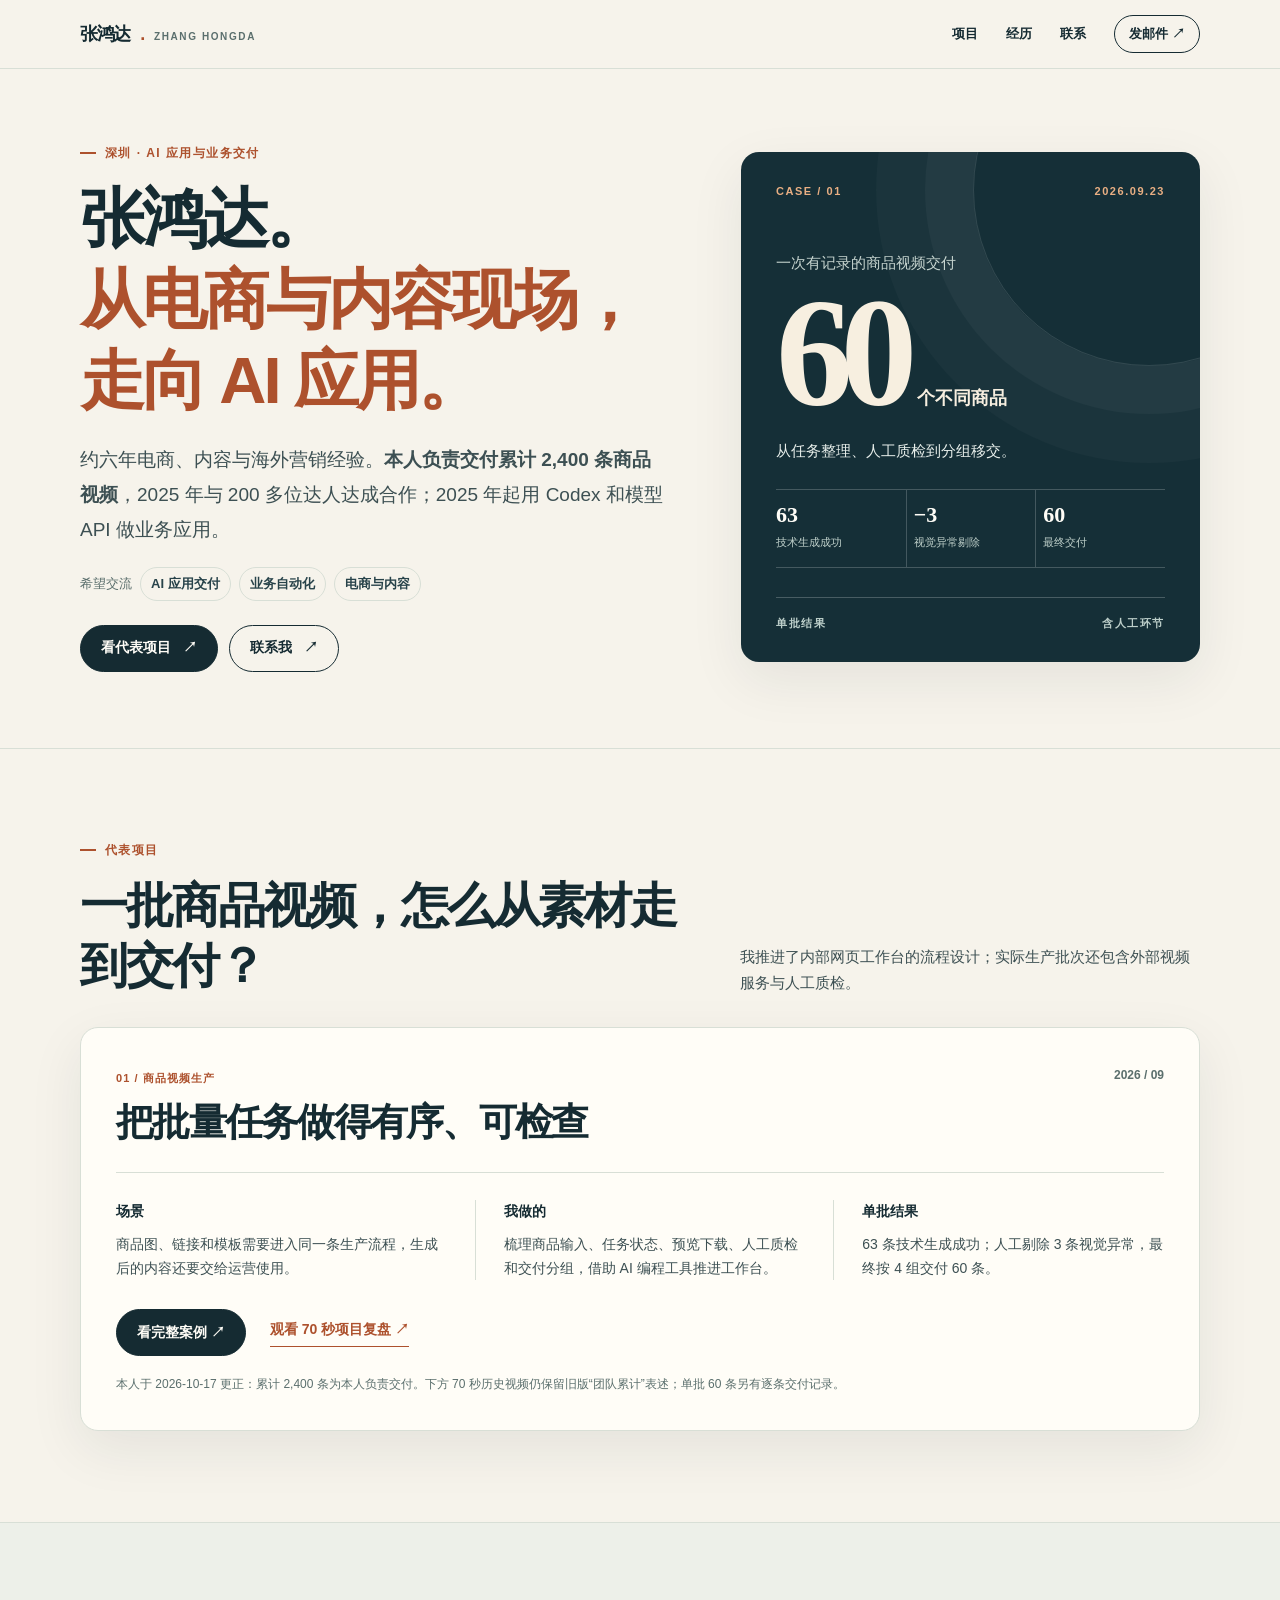
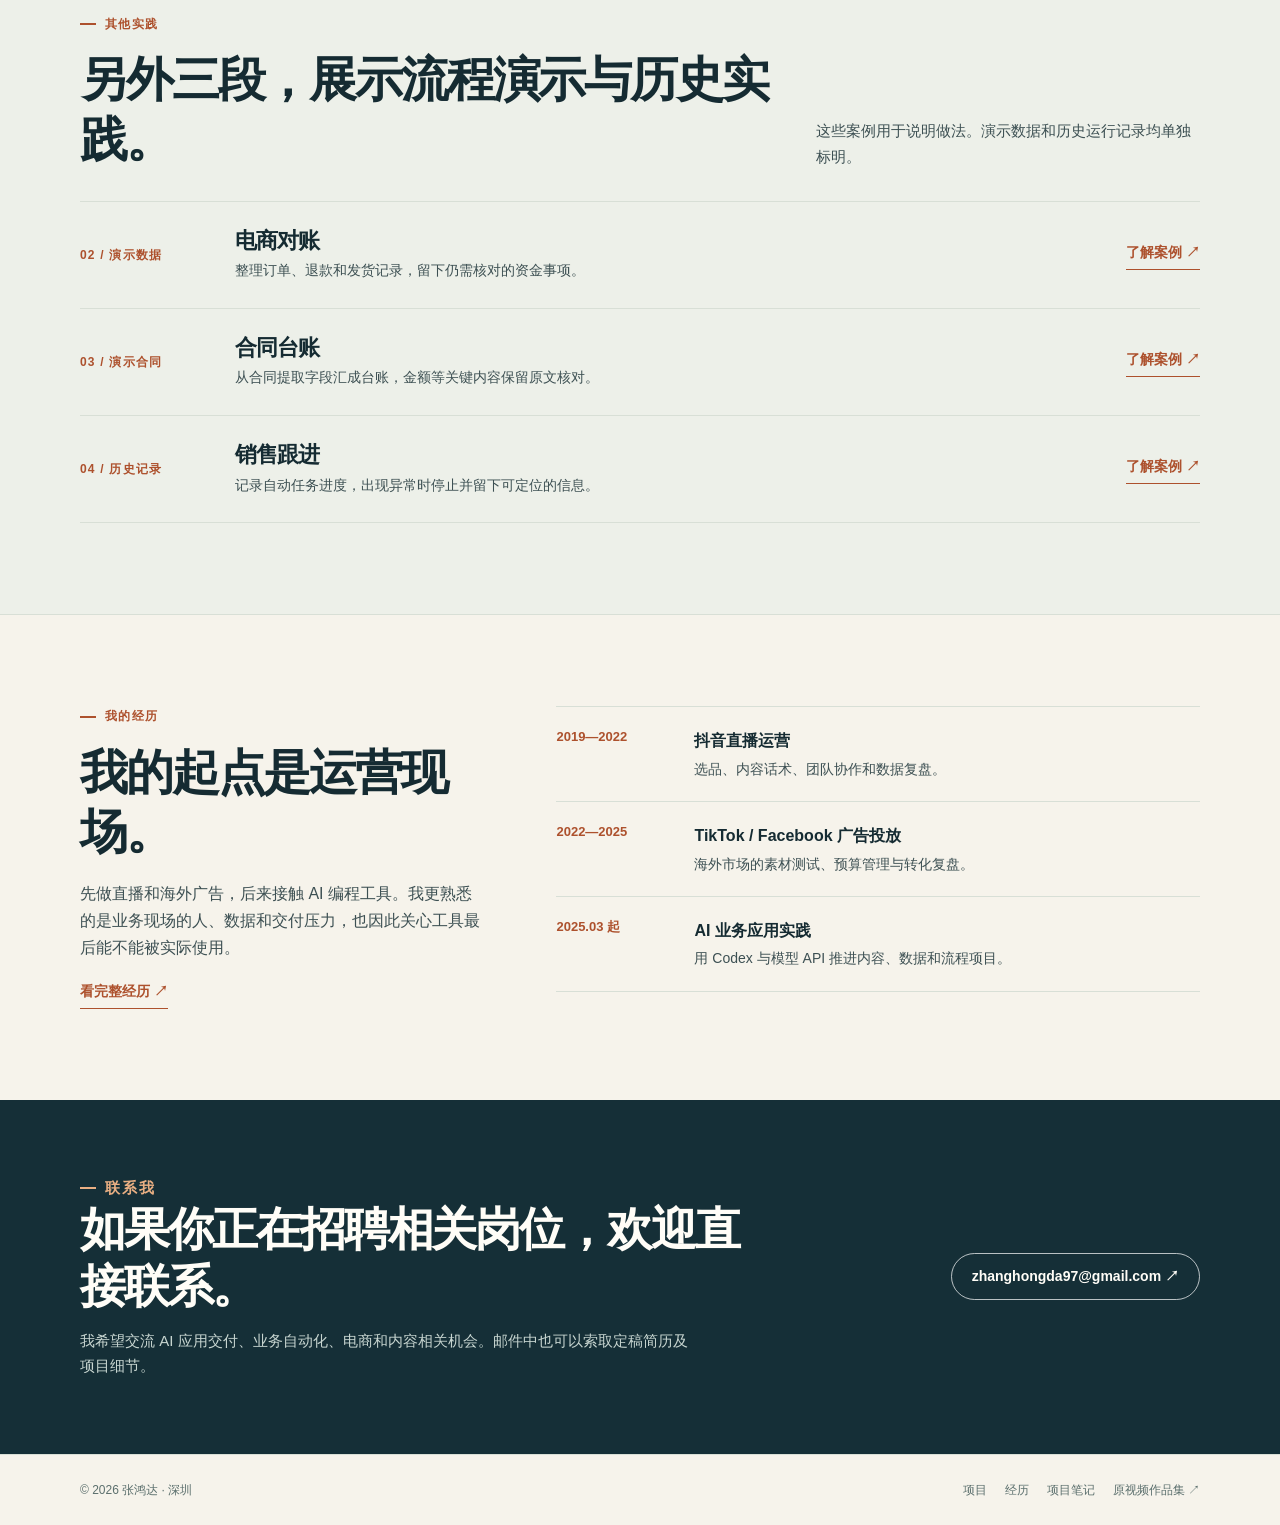
<file: index.html>
<!doctype html>
<html lang="zh-CN">
<head>
  <meta charset="utf-8">
  <meta name="viewport" content="width=device-width, initial-scale=1">
  <title>张鸿达｜电商、内容与 AI 应用实践</title>
  <meta name="description" content="张鸿达有约六年电商、内容及海外营销经验，本人负责交付累计 2,400 条商品视频，2025 年与 200 多位达人达成合作。查看 AI 应用与业务项目。">
  <meta name="author" content="张鸿达">
  <meta name="theme-color" content="#152f37">
  <link rel="canonical" href="https://jerry42050.github.io/">
  <link rel="icon" href="/assets/favicon.svg" type="image/svg+xml">
  <link rel="stylesheet" href="/assets/site.css">
  <meta property="og:type" content="website">
  <meta property="og:locale" content="zh_CN">
  <meta property="og:title" content="张鸿达｜电商、内容与 AI 应用实践">
  <meta property="og:description" content="本人负责交付累计 2,400 条商品视频；2025 年与 200 多位达人达成合作。">
  <meta property="og:url" content="https://jerry42050.github.io/">
  <script type="application/ld+json">
  {
    "@context":"https://schema.org",
    "@graph":[
      {"@type":"WebSite","@id":"https://jerry42050.github.io/#website","name":"张鸿达的个人网站","url":"https://jerry42050.github.io/","inLanguage":"zh-CN"},
      {"@type":"Person","@id":"https://jerry42050.github.io/#person","name":"张鸿达","url":"https://jerry42050.github.io/","email":"mailto:zhanghongda97@gmail.com","description":"有电商、内容与海外营销经验，实践 AI 业务应用。","knowsAbout":["AI 应用","电商运营","内容生产","海外营销","业务流程自动化","SQL 数据分析"],"workLocation":{"@type":"Place","name":"深圳"}}
    ]
  }
  </script>
</head>
<body>
  <a class="skip" href="#main">跳到正文</a>
  <header class="site-header"><div class="shell nav">
    <a class="brand" href="/" aria-label="张鸿达，返回首页">张鸿达<span class="brand-dot">.</span><span class="brand-en">ZHANG HONGDA</span></a>
    <nav class="nav-links" aria-label="主导航"><a href="/work/">项目</a><a href="/about/">经历</a><a href="#contact">联系</a><a class="nav-contact" href="mailto:zhanghongda97@gmail.com?subject=%E6%B1%82%E8%81%8C%E4%BA%A4%E6%B5%81">发邮件 ↗</a></nav>
  </div></header>
  <main id="main">
    <section class="hero"><div class="shell hero-grid">
      <div class="hero-copy">
        <p class="eyebrow">深圳 · AI 应用与业务交付</p>
        <h1><span class="name">张鸿达。</span><span class="line">从电商与内容现场，走向 AI 应用。</span></h1>
        <p class="hero-lead">约六年电商、内容与海外营销经验。<strong>本人负责交付累计 2,400 条商品视频</strong>，2025 年与 200 多位达人达成合作；2025 年起用 Codex 和模型 API 做业务应用。</p>
        <div class="hero-focus">希望交流 <span>AI 应用交付</span><span>业务自动化</span><span>电商与内容</span></div>
        <div class="hero-actions"><a class="button primary" href="/work/#video-production">看代表项目 <span aria-hidden="true">↗</span></a><a class="button secondary" href="mailto:zhanghongda97@gmail.com?subject=%E6%B1%82%E8%81%8C%E4%BA%A4%E6%B5%81">联系我 <span aria-hidden="true">↗</span></a></div>
      </div>
      <aside class="proof-card" aria-label="商品视频项目的一次批次结果">
        <div class="proof-top"><span>CASE / 01</span><span>2026.09.23</span></div>
        <p class="proof-label">一次有记录的商品视频交付</p>
        <p class="proof-number">60<span>个不同商品</span></p>
        <p class="proof-summary">从任务整理、人工质检到分组移交。</p>
        <div class="proof-steps"><div><strong>63</strong><small>技术生成成功</small></div><div><strong>−3</strong><small>视觉异常剔除</small></div><div><strong>60</strong><small>最终交付</small></div></div>
        <div class="proof-bottom"><span>单批结果</span><span>含人工环节</span></div>
      </aside>
    </div></section>
    <section class="section" id="selected"><div class="shell">
      <p class="eyebrow">代表项目</p>
      <div class="section-head"><h2>一批商品视频，怎么从素材走到交付？</h2><p>我推进了内部网页工作台的流程设计；实际生产批次还包含外部视频服务与人工质检。</p></div>
      <article class="feature"><div class="feature-head"><div><span class="meta">01 / 商品视频生产</span><h3>把批量任务做得有序、可检查</h3></div><p class="date">2026 / 09</p></div>
        <div class="feature-columns"><div><h4>场景</h4><p>商品图、链接和模板需要进入同一条生产流程，生成后的内容还要交给运营使用。</p></div><div><h4>我做的</h4><p>梳理商品输入、任务状态、预览下载、人工质检和交付分组，借助 AI 编程工具推进工作台。</p></div><div><h4>单批结果</h4><p>63 条技术生成成功；人工剔除 3 条视觉异常，最终按 4 组交付 60 条。</p></div></div>
        <div class="feature-actions"><a class="button primary" href="/work/#video-production">看完整案例 ↗</a><a class="text-link" href="http://43.160.199.125:8080/01_P01_%E5%95%86%E5%93%81%E8%A7%86%E9%A2%91%E7%94%9F%E4%BA%A7%E5%B7%A5%E4%BD%9C%E5%8F%B0/P01_%E5%95%86%E5%93%81%E8%A7%86%E9%A2%91%E7%94%9F%E4%BA%A7%E5%B7%A5%E4%BD%9C%E5%8F%B0_%E5%8E%86%E5%8F%B2%E6%A1%88%E4%BE%8B%E8%A7%86%E9%A2%91.mp4" target="_blank" rel="noopener noreferrer">观看 70 秒项目复盘 ↗</a></div>
        <p class="feature-note">本人于 2026-10-17 更正：累计 2,400 条为本人负责交付。下方 70 秒历史视频仍保留旧版“团队累计”表述；单批 60 条另有逐条交付记录。</p>
      </article>
    </div></section>
    <section class="section other-work"><div class="shell">
      <p class="eyebrow">其他实践</p>
      <div class="section-head"><h2>另外三段，展示流程演示与历史实践。</h2><p>这些案例用于说明做法。演示数据和历史运行记录均单独标明。</p></div>
      <div class="mini-list">
        <article class="mini-case"><span class="index">02 / 演示数据</span><div><h3>电商对账</h3><p>整理订单、退款和发货记录，留下仍需核对的资金事项。</p></div><a class="text-link" href="/work/#ecommerce">了解案例 ↗</a></article>
        <article class="mini-case"><span class="index">03 / 演示合同</span><div><h3>合同台账</h3><p>从合同提取字段汇成台账，金额等关键内容保留原文核对。</p></div><a class="text-link" href="/work/#contracts">了解案例 ↗</a></article>
        <article class="mini-case"><span class="index">04 / 历史记录</span><div><h3>销售跟进</h3><p>记录自动任务进度，出现异常时停止并留下可定位的信息。</p></div><a class="text-link" href="/work/#sales">了解案例 ↗</a></article>
      </div>
    </div></section>
    <section class="section"><div class="shell timeline-preview">
      <div><p class="eyebrow">我的经历</p><h2>我的起点是运营现场。</h2><p class="intro">先做直播和海外广告，后来接触 AI 编程工具。我更熟悉的是业务现场的人、数据和交付压力，也因此关心工具最后能不能被实际使用。</p><a class="text-link" href="/about/">看完整经历 ↗</a></div>
      <div class="timeline-short"><div><time>2019—2022</time><span><strong>抖音直播运营</strong><p>选品、内容话术、团队协作和数据复盘。</p></span></div><div><time>2022—2025</time><span><strong>TikTok / Facebook 广告投放</strong><p>海外市场的素材测试、预算管理与转化复盘。</p></span></div><div><time>2025.03 起</time><span><strong>AI 业务应用实践</strong><p>用 Codex 与模型 API 推进内容、数据和流程项目。</p></span></div></div>
    </div></section>
    <section class="contact-band" id="contact"><div class="shell contact-grid"><div><p class="eyebrow">联系我</p><h2>如果你正在招聘相关岗位，欢迎直接联系。</h2><p>我希望交流 AI 应用交付、业务自动化、电商和内容相关机会。邮件中也可以索取定稿简历及项目细节。</p></div><a class="button light" href="mailto:zhanghongda97@gmail.com?subject=%E6%B1%82%E8%81%8C%E4%BA%A4%E6%B5%81">zhanghongda97@gmail.com ↗</a></div></section>
  </main>
  <footer class="site-footer"><div class="shell footer-row"><span>© 2026 张鸿达 · 深圳</span><nav aria-label="页脚导航"><a href="/work/">项目</a><a href="/about/">经历</a><a href="/method/">项目笔记</a><a href="http://43.160.199.125:8080/" target="_blank" rel="noopener noreferrer">原视频作品集 ↗</a></nav></div></footer>
</body>
</html>
</file>
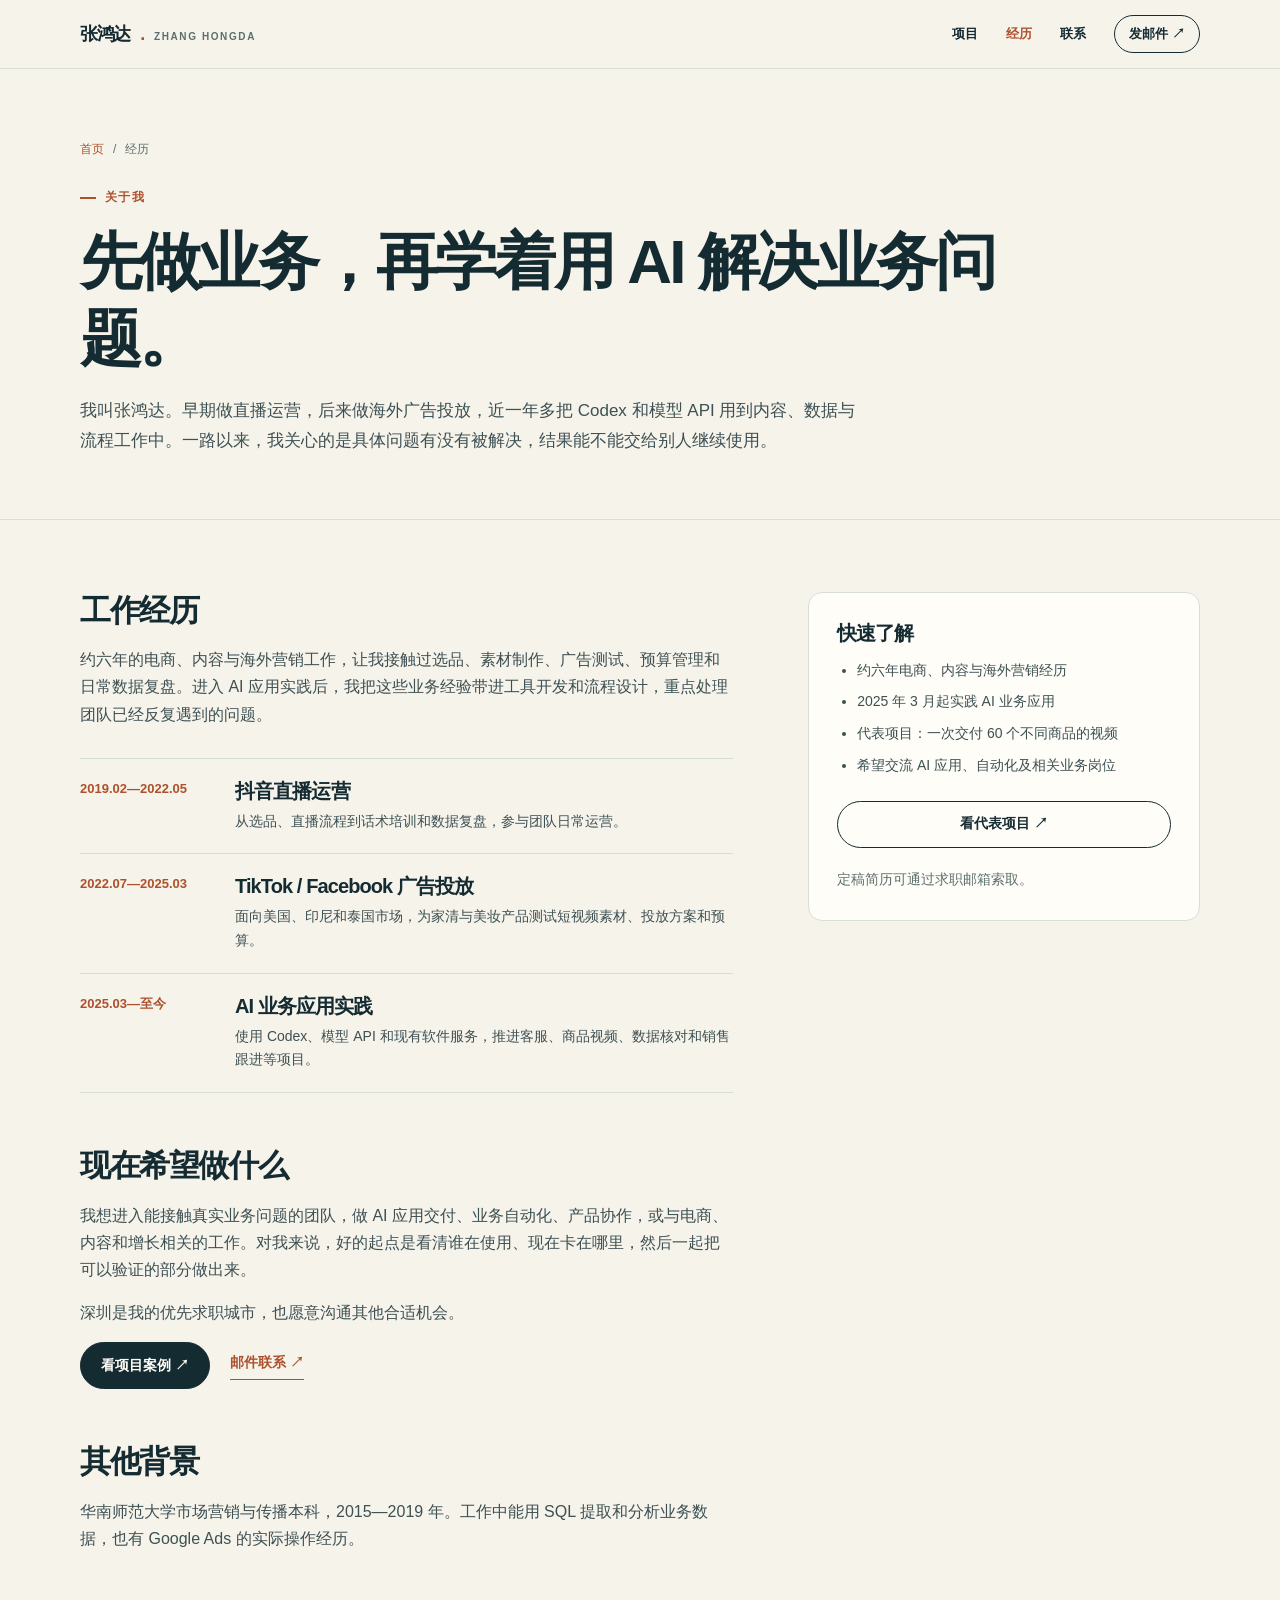
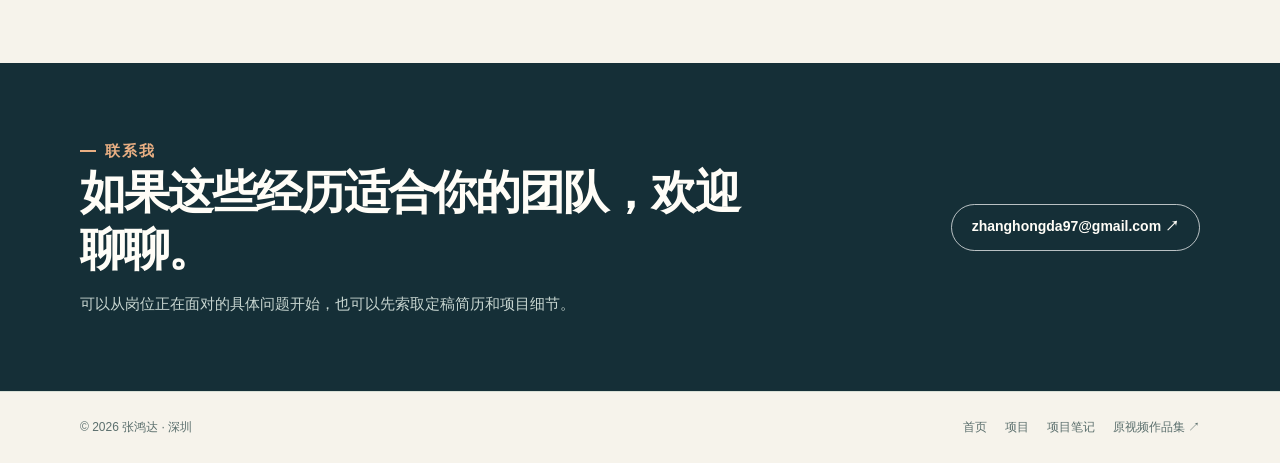
<file: about/index.html>
<!doctype html>
<html lang="zh-CN">
<head>
  <meta charset="utf-8">
  <meta name="viewport" content="width=device-width, initial-scale=1">
  <title>关于我｜张鸿达的业务经历与 AI 应用方向</title>
  <meta name="description" content="张鸿达的经历：抖音直播运营、TikTok 与 Facebook 海外广告投放，以及 2025 年起的 AI 业务应用实践。正在交流 AI 应用交付、业务自动化、电商与内容相关机会。">
  <meta name="author" content="张鸿达">
  <meta name="theme-color" content="#152f37">
  <link rel="canonical" href="https://jerry42050.github.io/about/">
  <link rel="icon" href="/assets/favicon.svg" type="image/svg+xml">
  <link rel="stylesheet" href="/assets/site.css">
  <meta property="og:type" content="profile"><meta property="og:locale" content="zh_CN"><meta property="og:title" content="关于张鸿达"><meta property="og:description" content="从直播运营与海外广告投放，走向 AI 业务应用实践。"><meta property="og:url" content="https://jerry42050.github.io/about/">
  <script type="application/ld+json">{"@context":"https://schema.org","@type":"ProfilePage","name":"关于张鸿达","url":"https://jerry42050.github.io/about/","inLanguage":"zh-CN","mainEntity":{"@id":"https://jerry42050.github.io/#person"}}</script>
</head>
<body>
  <a class="skip" href="#main">跳到正文</a>
  <header class="site-header"><div class="shell nav"><a class="brand" href="/" aria-label="张鸿达，返回首页">张鸿达<span class="brand-dot">.</span><span class="brand-en">ZHANG HONGDA</span></a><nav class="nav-links" aria-label="主导航"><a href="/work/">项目</a><a href="/about/" aria-current="page">经历</a><a href="#contact">联系</a><a class="nav-contact" href="mailto:zhanghongda97@gmail.com?subject=%E6%B1%82%E8%81%8C%E4%BA%A4%E6%B5%81">发邮件 ↗</a></nav></div></header>
  <main id="main">
    <section class="page-hero"><div class="shell"><div class="breadcrumb"><a href="/">首页</a><span>/</span><span>经历</span></div><p class="eyebrow">关于我</p><h1>先做业务，再学着用 AI 解决业务问题。</h1><p class="lead">我叫张鸿达。早期做直播运营，后来做海外广告投放，近一年多把 Codex 和模型 API 用到内容、数据与流程工作中。一路以来，我关心的是具体问题有没有被解决，结果能不能交给别人继续使用。</p></div></section>
    <div class="shell about-layout"><div>
      <section><h2>工作经历</h2><p>约六年的电商、内容与海外营销工作，让我接触过选品、素材制作、广告测试、预算管理和日常数据复盘。进入 AI 应用实践后，我把这些业务经验带进工具开发和流程设计，重点处理团队已经反复遇到的问题。</p>
        <div class="about-timeline">
          <div><time>2019.02—2022.05</time><span><h3>抖音直播运营</h3><p>从选品、直播流程到话术培训和数据复盘，参与团队日常运营。</p></span></div>
          <div><time>2022.07—2025.03</time><span><h3>TikTok / Facebook 广告投放</h3><p>面向美国、印尼和泰国市场，为家清与美妆产品测试短视频素材、投放方案和预算。</p></span></div>
          <div><time>2025.03—至今</time><span><h3>AI 业务应用实践</h3><p>使用 Codex、模型 API 和现有软件服务，推进客服、商品视频、数据核对和销售跟进等项目。</p></span></div>
        </div>
      </section>
      <section><h2>现在希望做什么</h2><p>我想进入能接触真实业务问题的团队，做 AI 应用交付、业务自动化、产品协作，或与电商、内容和增长相关的工作。对我来说，好的起点是看清谁在使用、现在卡在哪里，然后一起把可以验证的部分做出来。</p><p>深圳是我的优先求职城市，也愿意沟通其他合适机会。</p><div class="work-actions"><a class="button primary" href="/work/">看项目案例 ↗</a><a class="text-link" href="mailto:zhanghongda97@gmail.com?subject=%E6%B1%82%E8%81%8C%E4%BA%A4%E6%B5%81">邮件联系 ↗</a></div></section>
      <section><h2>其他背景</h2><p>华南师范大学市场营销与传播本科，2015—2019 年。工作中能用 SQL 提取和分析业务数据，也有 Google Ads 的实际操作经历。</p></section>
    </div><aside class="about-side"><h3>快速了解</h3><ul><li>约六年电商、内容与海外营销经历</li><li>2025 年 3 月起实践 AI 业务应用</li><li>代表项目：一次交付 60 个不同商品的视频</li><li>希望交流 AI 应用、自动化及相关业务岗位</li></ul><a class="button secondary" href="/work/#video-production">看代表项目 ↗</a><p style="margin:20px 0 0;color:var(--muted)">定稿简历可通过求职邮箱索取。</p></aside></div>
    <section class="contact-band" id="contact"><div class="shell contact-grid"><div><p class="eyebrow">联系我</p><h2>如果这些经历适合你的团队，欢迎聊聊。</h2><p>可以从岗位正在面对的具体问题开始，也可以先索取定稿简历和项目细节。</p></div><a class="button light" href="mailto:zhanghongda97@gmail.com?subject=%E6%B1%82%E8%81%8C%E4%BA%A4%E6%B5%81">zhanghongda97@gmail.com ↗</a></div></section>
  </main>
  <footer class="site-footer"><div class="shell footer-row"><span>© 2026 张鸿达 · 深圳</span><nav aria-label="页脚导航"><a href="/">首页</a><a href="/work/">项目</a><a href="/method/">项目笔记</a><a href="http://43.160.199.125:8080/" target="_blank" rel="noopener noreferrer">原视频作品集 ↗</a></nav></div></footer>
</body>
</html>
</file>
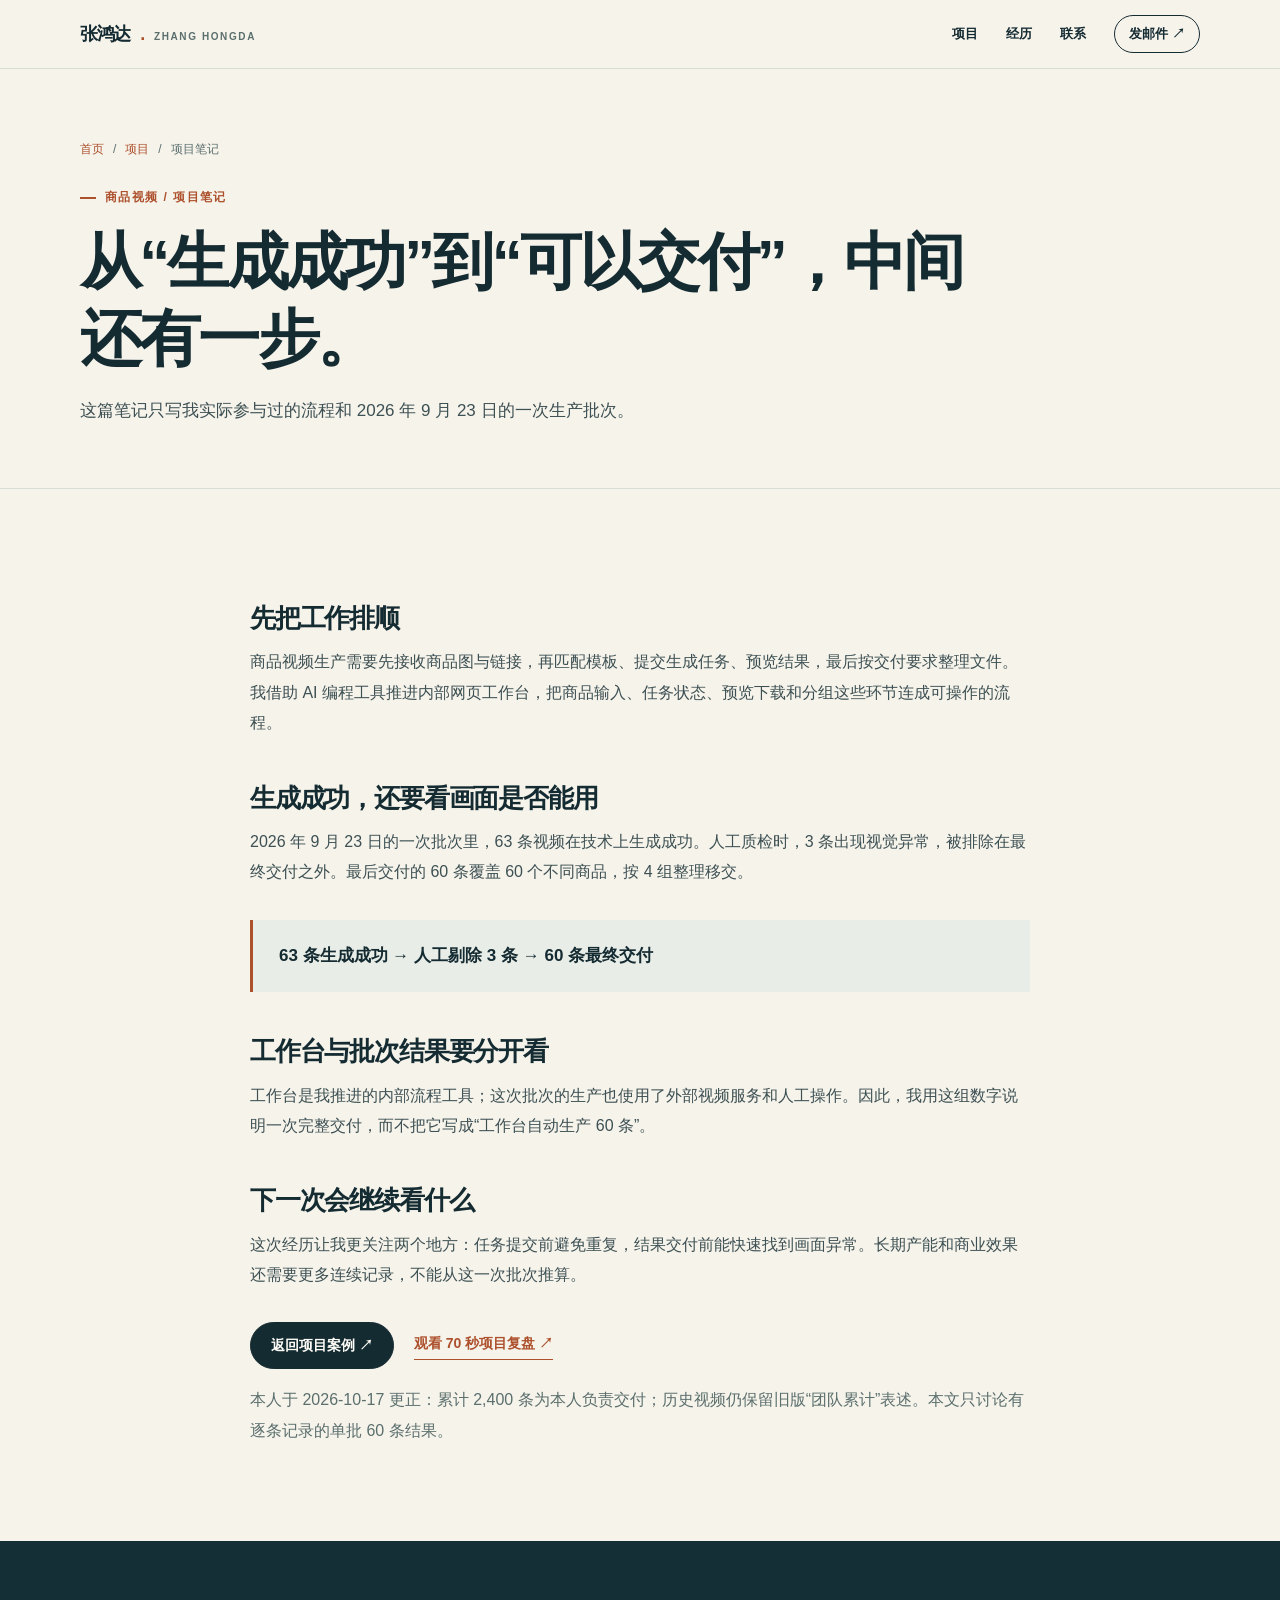
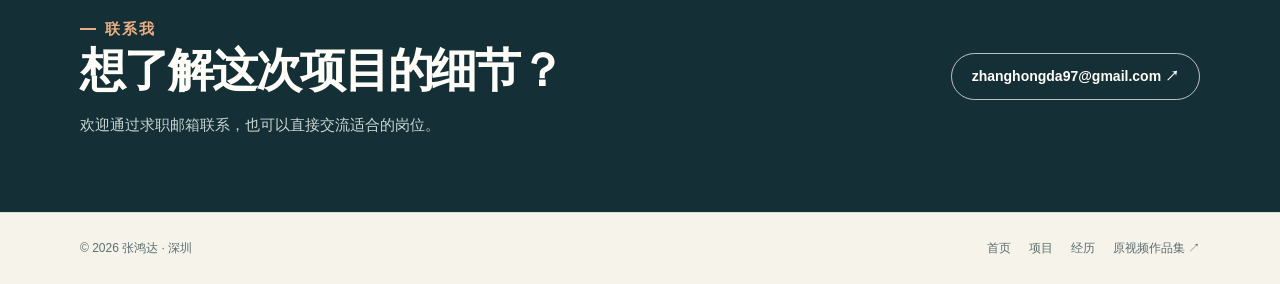
<file: method/index.html>
<!doctype html>
<html lang="zh-CN">
<head>
  <meta charset="utf-8">
  <meta name="viewport" content="width=device-width, initial-scale=1">
  <title>项目笔记｜商品视频从生成到交付 · 张鸿达</title>
  <meta name="description" content="张鸿达的商品视频项目笔记：工作台流程与实际生产批次的区别，人工质检如何筛出视觉异常，以及一次 60 条视频交付的可核结果。">
  <meta name="author" content="张鸿达">
  <meta name="theme-color" content="#152f37">
  <link rel="canonical" href="https://jerry42050.github.io/method/">
  <link rel="icon" href="/assets/favicon.svg" type="image/svg+xml">
  <link rel="stylesheet" href="/assets/site.css">
  <meta property="og:type" content="article"><meta property="og:locale" content="zh_CN"><meta property="og:title" content="商品视频从生成到交付｜张鸿达的项目笔记"><meta property="og:description" content="一次真实批次中，63 条生成成功，人工排除 3 条，最终交付 60 条。"><meta property="og:url" content="https://jerry42050.github.io/method/">
  <script type="application/ld+json">{"@context":"https://schema.org","@type":"Article","headline":"商品视频从生成到交付","author":{"@id":"https://jerry42050.github.io/#person"},"datePublished":"2026-10-15","dateModified":"2026-10-15","mainEntityOfPage":"https://jerry42050.github.io/method/","inLanguage":"zh-CN"}</script>
</head>
<body>
  <a class="skip" href="#main">跳到正文</a>
  <header class="site-header"><div class="shell nav"><a class="brand" href="/" aria-label="张鸿达，返回首页">张鸿达<span class="brand-dot">.</span><span class="brand-en">ZHANG HONGDA</span></a><nav class="nav-links" aria-label="主导航"><a href="/work/">项目</a><a href="/about/">经历</a><a href="#contact">联系</a><a class="nav-contact" href="mailto:zhanghongda97@gmail.com?subject=%E6%B1%82%E8%81%8C%E4%BA%A4%E6%B5%81">发邮件 ↗</a></nav></div></header>
  <main id="main">
    <section class="page-hero"><div class="shell"><div class="breadcrumb"><a href="/">首页</a><span>/</span><a href="/work/">项目</a><span>/</span><span>项目笔记</span></div><p class="eyebrow">商品视频 / 项目笔记</p><h1>从“生成成功”到“可以交付”，中间还有一步。</h1><p class="lead">这篇笔记只写我实际参与过的流程和 2026 年 9 月 23 日的一次生产批次。</p></div></section>
    <article class="note-article shell">
      <h2>先把工作排顺</h2><p>商品视频生产需要先接收商品图与链接，再匹配模板、提交生成任务、预览结果，最后按交付要求整理文件。我借助 AI 编程工具推进内部网页工作台，把商品输入、任务状态、预览下载和分组这些环节连成可操作的流程。</p>
      <h2>生成成功，还要看画面是否能用</h2><p>2026 年 9 月 23 日的一次批次里，63 条视频在技术上生成成功。人工质检时，3 条出现视觉异常，被排除在最终交付之外。最后交付的 60 条覆盖 60 个不同商品，按 4 组整理移交。</p>
      <div class="note-callout">63 条生成成功 → 人工剔除 3 条 → 60 条最终交付</div>
      <h2>工作台与批次结果要分开看</h2><p>工作台是我推进的内部流程工具；这次批次的生产也使用了外部视频服务和人工操作。因此，我用这组数字说明一次完整交付，而不把它写成“工作台自动生产 60 条”。</p>
      <h2>下一次会继续看什么</h2><p>这次经历让我更关注两个地方：任务提交前避免重复，结果交付前能快速找到画面异常。长期产能和商业效果还需要更多连续记录，不能从这一次批次推算。</p>
      <div class="work-actions"><a class="button primary" href="/work/#video-production">返回项目案例 ↗</a><a class="text-link" href="http://43.160.199.125:8080/01_P01_%E5%95%86%E5%93%81%E8%A7%86%E9%A2%91%E7%94%9F%E4%BA%A7%E5%B7%A5%E4%BD%9C%E5%8F%B0/P01_%E5%95%86%E5%93%81%E8%A7%86%E9%A2%91%E7%94%9F%E4%BA%A7%E5%B7%A5%E4%BD%9C%E5%8F%B0_%E5%8E%86%E5%8F%B2%E6%A1%88%E4%BE%8B%E8%A7%86%E9%A2%91.mp4" target="_blank" rel="noopener noreferrer">观看 70 秒项目复盘 ↗</a></div>
      <p class="scope-note">本人于 2026-10-17 更正：累计 2,400 条为本人负责交付；历史视频仍保留旧版“团队累计”表述。本文只讨论有逐条记录的单批 60 条结果。</p>
    </article>
    <section class="contact-band" id="contact"><div class="shell contact-grid"><div><p class="eyebrow">联系我</p><h2>想了解这次项目的细节？</h2><p>欢迎通过求职邮箱联系，也可以直接交流适合的岗位。</p></div><a class="button light" href="mailto:zhanghongda97@gmail.com?subject=%E9%A1%B9%E7%9B%AE%E4%B8%8E%E6%B1%82%E8%81%8C%E4%BA%A4%E6%B5%81">zhanghongda97@gmail.com ↗</a></div></section>
  </main>
  <footer class="site-footer"><div class="shell footer-row"><span>© 2026 张鸿达 · 深圳</span><nav aria-label="页脚导航"><a href="/">首页</a><a href="/work/">项目</a><a href="/about/">经历</a><a href="http://43.160.199.125:8080/" target="_blank" rel="noopener noreferrer">原视频作品集 ↗</a></nav></div></footer>
</body>
</html>
</file>
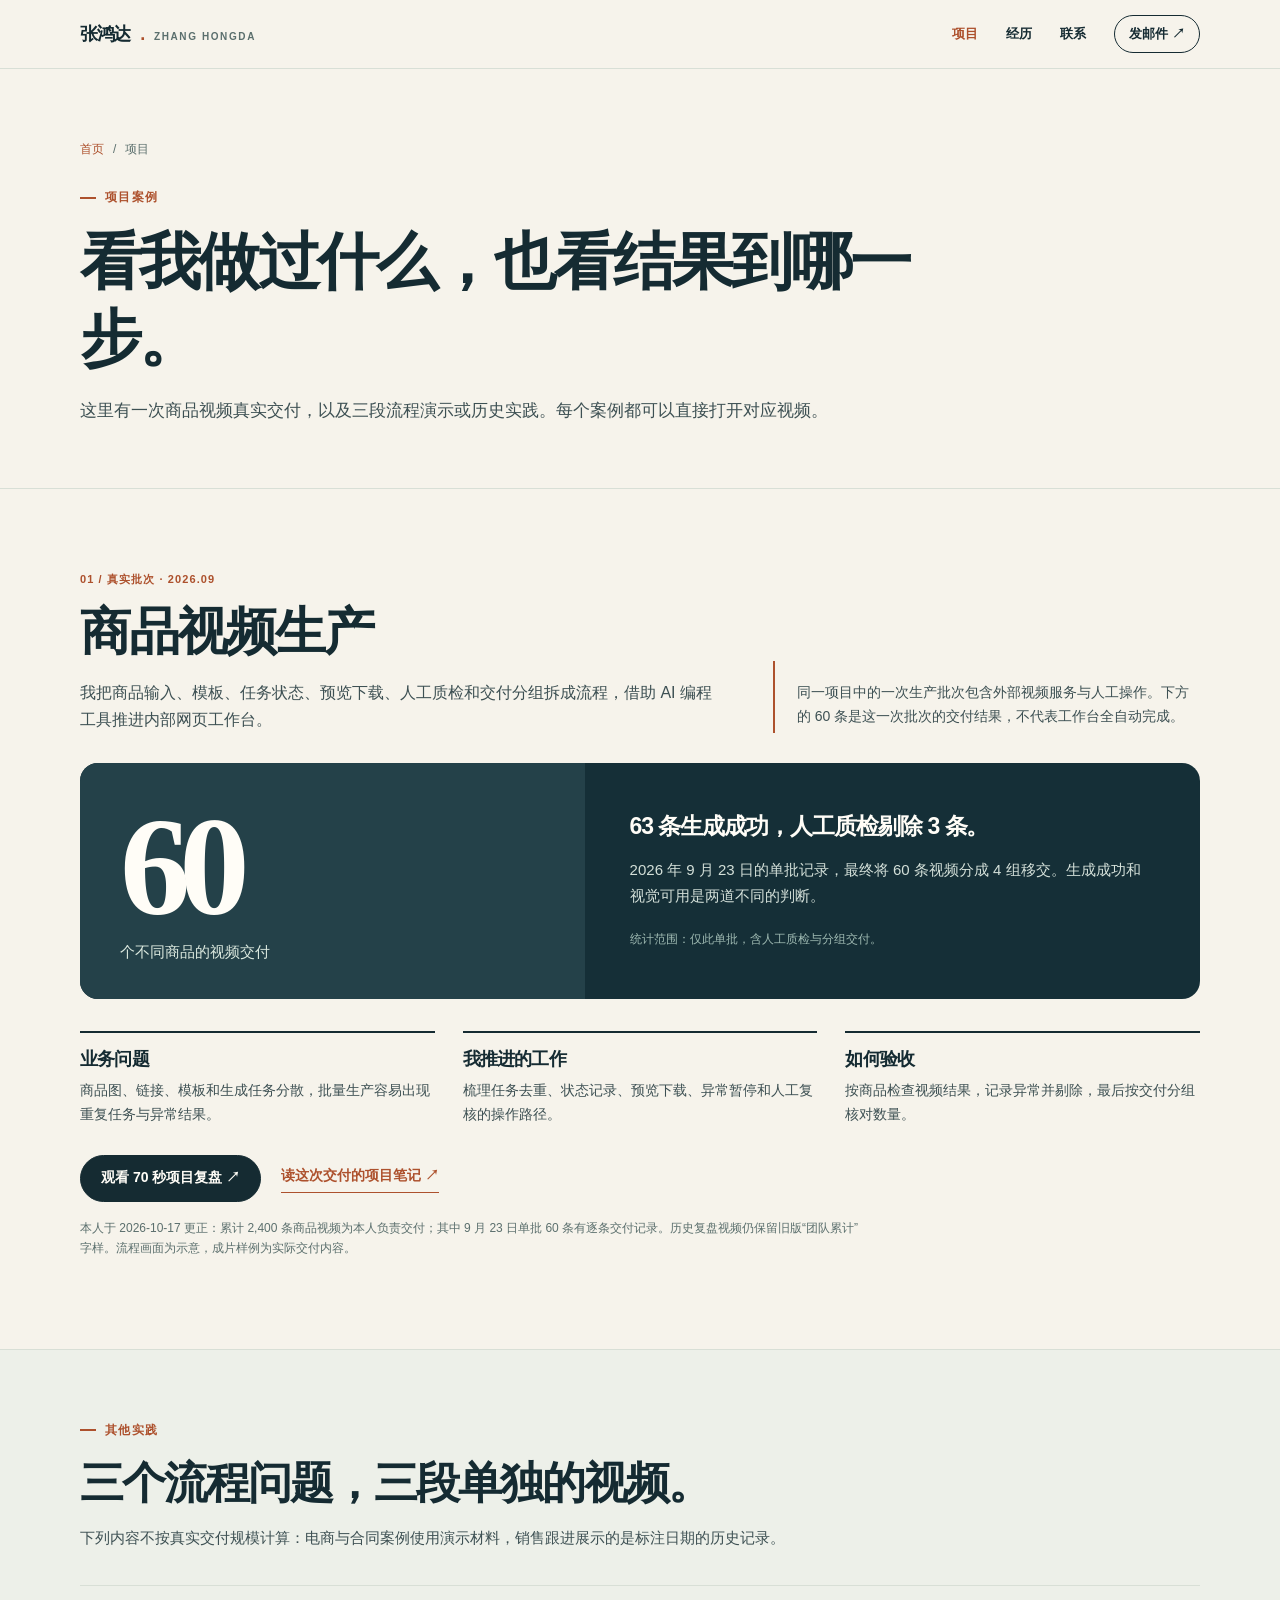
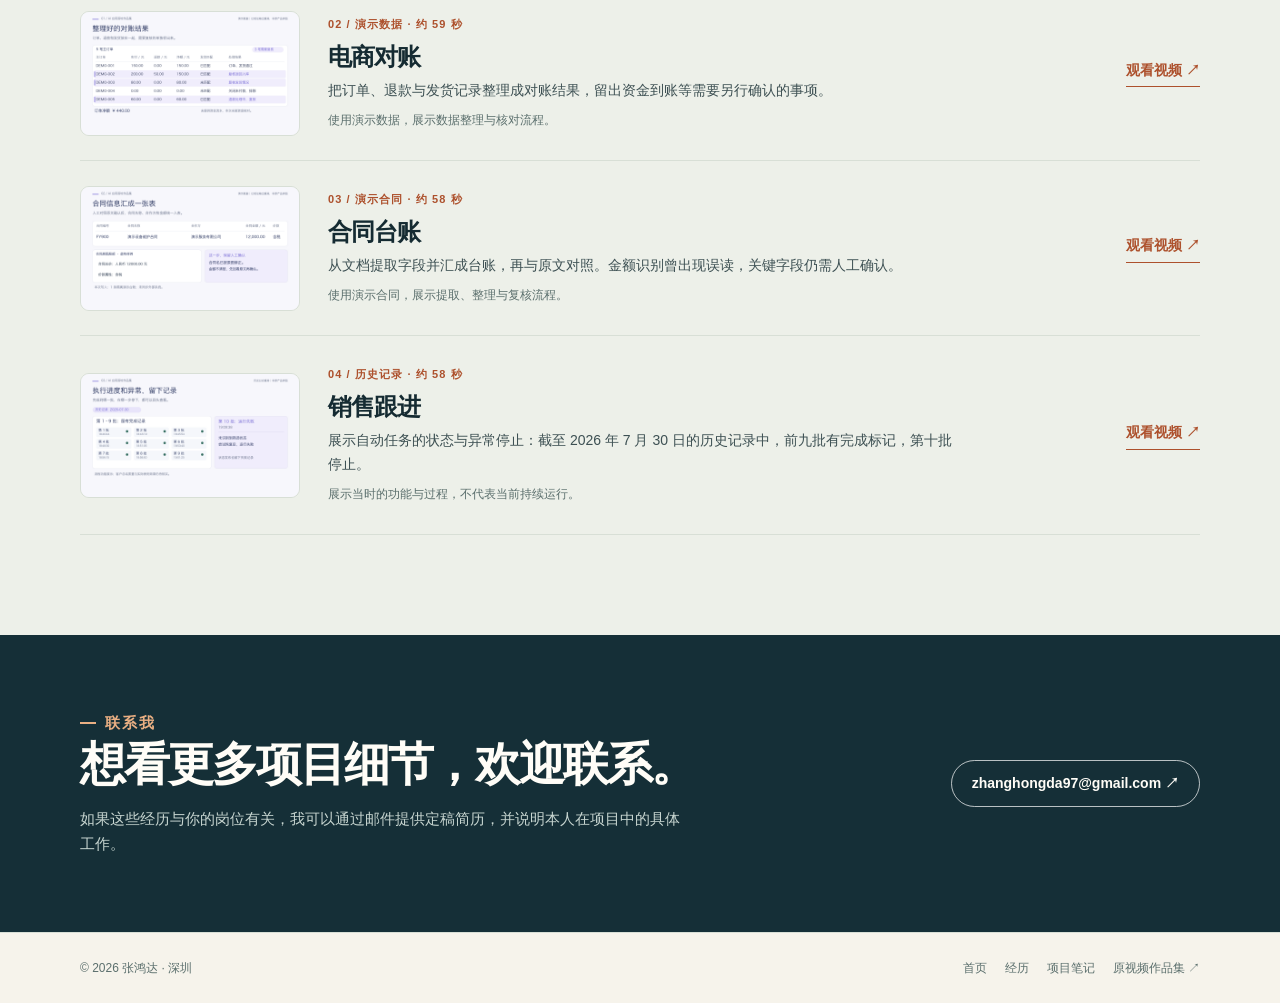
<file: work/index.html>
<!doctype html>
<html lang="zh-CN">
<head>
  <meta charset="utf-8">
  <meta name="viewport" content="width=device-width, initial-scale=1">
  <title>项目案例｜张鸿达的 AI 应用与业务实践</title>
  <meta name="description" content="查看张鸿达的商品视频生产、电商对账、合同台账与销售跟进案例。一次真实批次交付 60 个不同商品的视频，其他案例标注演示或历史记录。">
  <meta name="author" content="张鸿达">
  <meta name="theme-color" content="#152f37">
  <link rel="canonical" href="https://jerry42050.github.io/work/">
  <link rel="icon" href="/assets/favicon.svg" type="image/svg+xml">
  <link rel="stylesheet" href="/assets/site.css">
  <meta property="og:type" content="website"><meta property="og:locale" content="zh_CN"><meta property="og:title" content="项目案例｜张鸿达"><meta property="og:description" content="先看一次商品视频真实交付，再看三段流程演示与历史实践。"><meta property="og:url" content="https://jerry42050.github.io/work/">
  <script type="application/ld+json">{"@context":"https://schema.org","@type":"CollectionPage","name":"张鸿达的 AI 应用项目案例","url":"https://jerry42050.github.io/work/","inLanguage":"zh-CN","about":{"@id":"https://jerry42050.github.io/#person"}}</script>
</head>
<body>
  <a class="skip" href="#main">跳到正文</a>
  <header class="site-header"><div class="shell nav"><a class="brand" href="/" aria-label="张鸿达，返回首页">张鸿达<span class="brand-dot">.</span><span class="brand-en">ZHANG HONGDA</span></a><nav class="nav-links" aria-label="主导航"><a href="/work/" aria-current="page">项目</a><a href="/about/">经历</a><a href="#contact">联系</a><a class="nav-contact" href="mailto:zhanghongda97@gmail.com?subject=%E6%B1%82%E8%81%8C%E4%BA%A4%E6%B5%81">发邮件 ↗</a></nav></div></header>
  <main id="main">
    <section class="page-hero"><div class="shell"><div class="breadcrumb"><a href="/">首页</a><span>/</span><span>项目</span></div><p class="eyebrow">项目案例</p><h1>看我做过什么，也看结果到哪一步。</h1><p class="lead">这里有一次商品视频真实交付，以及三段流程演示或历史实践。每个案例都可以直接打开对应视频。</p></div></section>
    <article class="work-feature" id="video-production"><div class="shell">
      <div class="work-feature-head"><div><span class="meta">01 / 真实批次 · 2026.09</span><h2>商品视频生产</h2><p>我把商品输入、模板、任务状态、预览下载、人工质检和交付分组拆成流程，借助 AI 编程工具推进内部网页工作台。</p></div><p class="intro-side">同一项目中的一次生产批次包含外部视频服务与人工操作。下方的 60 条是这一次批次的交付结果，不代表工作台全自动完成。</p></div>
      <div class="result-panel"><div class="big-result"><strong>60</strong><span>个不同商品的视频交付</span></div><div class="result-story"><h3>63 条生成成功，人工质检剔除 3 条。</h3><p>2026 年 9 月 23 日的单批记录，最终将 60 条视频分成 4 组移交。生成成功和视觉可用是两道不同的判断。</p><small>统计范围：仅此单批，含人工质检与分组交付。</small></div></div>
      <div class="detail-grid"><div><h3>业务问题</h3><p>商品图、链接、模板和生成任务分散，批量生产容易出现重复任务与异常结果。</p></div><div><h3>我推进的工作</h3><p>梳理任务去重、状态记录、预览下载、异常暂停和人工复核的操作路径。</p></div><div><h3>如何验收</h3><p>按商品检查视频结果，记录异常并剔除，最后按交付分组核对数量。</p></div></div>
      <div class="work-actions"><a class="button primary" href="http://43.160.199.125:8080/01_P01_%E5%95%86%E5%93%81%E8%A7%86%E9%A2%91%E7%94%9F%E4%BA%A7%E5%B7%A5%E4%BD%9C%E5%8F%B0/P01_%E5%95%86%E5%93%81%E8%A7%86%E9%A2%91%E7%94%9F%E4%BA%A7%E5%B7%A5%E4%BD%9C%E5%8F%B0_%E5%8E%86%E5%8F%B2%E6%A1%88%E4%BE%8B%E8%A7%86%E9%A2%91.mp4" target="_blank" rel="noopener noreferrer">观看 70 秒项目复盘 ↗</a><a class="text-link" href="/method/">读这次交付的项目笔记 ↗</a></div>
      <p class="scope-note">本人于 2026-10-17 更正：累计 2,400 条商品视频为本人负责交付；其中 9 月 23 日单批 60 条有逐条交付记录。历史复盘视频仍保留旧版“团队累计”字样。流程画面为示意，成片样例为实际交付内容。</p>
    </div></article>
    <section class="work-secondary"><div class="shell"><p class="eyebrow">其他实践</p><h2>三个流程问题，三段单独的视频。</h2><p class="section-intro">下列内容不按真实交付规模计算：电商与合同案例使用演示材料，销售跟进展示的是标注日期的历史记录。</p>
      <article class="work-row" id="ecommerce"><div class="work-thumb"><img src="/assets/ecommerce-reconciliation.png" width="960" height="540" alt="电商对账案例中的演示结果表" loading="lazy"></div><div><span class="meta">02 / 演示数据 · 约 59 秒</span><h3>电商对账</h3><p>把订单、退款与发货记录整理成对账结果，留出资金到账等需要另行确认的事项。</p><p class="small-note">使用演示数据，展示数据整理与核对流程。</p></div><a class="text-link" href="http://43.160.199.125:8080/02_%E5%8F%A6%E4%B8%80%E5%8F%B0%E8%AE%BE%E5%A4%87_%E4%B8%89%E6%A1%88%E4%BE%8B/01_%E5%8D%95%E7%8B%AC%E6%A1%88%E4%BE%8B/01_%E7%94%B5%E5%95%86%E5%AF%B9%E8%B4%A6_%E9%9D%A2%E8%AF%95%E5%B1%95%E7%A4%BA%E7%89%88.mp4" target="_blank" rel="noopener noreferrer">观看视频 ↗</a></article>
      <article class="work-row" id="contracts"><div class="work-thumb"><img src="/assets/contract-register.png" width="960" height="540" alt="合同台账案例中的演示结果表" loading="lazy"></div><div><span class="meta">03 / 演示合同 · 约 58 秒</span><h3>合同台账</h3><p>从文档提取字段并汇成台账，再与原文对照。金额识别曾出现误读，关键字段仍需人工确认。</p><p class="small-note">使用演示合同，展示提取、整理与复核流程。</p></div><a class="text-link" href="http://43.160.199.125:8080/02_%E5%8F%A6%E4%B8%80%E5%8F%B0%E8%AE%BE%E5%A4%87_%E4%B8%89%E6%A1%88%E4%BE%8B/01_%E5%8D%95%E7%8B%AC%E6%A1%88%E4%BE%8B/02_%E5%90%88%E5%90%8C%E5%8F%B0%E8%B4%A6_%E9%9D%A2%E8%AF%95%E5%B1%95%E7%A4%BA%E7%89%88.mp4" target="_blank" rel="noopener noreferrer">观看视频 ↗</a></article>
      <article class="work-row" id="sales"><div class="work-thumb"><img src="/assets/sales-followup.png" width="960" height="540" alt="销售跟进流程中的历史任务进度与异常记录" loading="lazy"></div><div><span class="meta">04 / 历史记录 · 约 58 秒</span><h3>销售跟进</h3><p>展示自动任务的状态与异常停止：截至 2026 年 7 月 30 日的历史记录中，前九批有完成标记，第十批停止。</p><p class="small-note">展示当时的功能与过程，不代表当前持续运行。</p></div><a class="text-link" href="http://43.160.199.125:8080/02_%E5%8F%A6%E4%B8%80%E5%8F%B0%E8%AE%BE%E5%A4%87_%E4%B8%89%E6%A1%88%E4%BE%8B/01_%E5%8D%95%E7%8B%AC%E6%A1%88%E4%BE%8B/03_%E9%94%80%E5%94%AE%E8%B7%9F%E8%BF%9B%E6%B5%81%E7%A8%8B_%E5%8A%9F%E8%83%BD%E5%B1%95%E7%A4%BA%E7%89%88.mp4" target="_blank" rel="noopener noreferrer">观看视频 ↗</a></article>
    </div></section>
    <section class="contact-band" id="contact"><div class="shell contact-grid"><div><p class="eyebrow">联系我</p><h2>想看更多项目细节，欢迎联系。</h2><p>如果这些经历与你的岗位有关，我可以通过邮件提供定稿简历，并说明本人在项目中的具体工作。</p></div><a class="button light" href="mailto:zhanghongda97@gmail.com?subject=%E9%A1%B9%E7%9B%AE%E4%B8%8E%E6%B1%82%E8%81%8C%E4%BA%A4%E6%B5%81">zhanghongda97@gmail.com ↗</a></div></section>
  </main>
  <footer class="site-footer"><div class="shell footer-row"><span>© 2026 张鸿达 · 深圳</span><nav aria-label="页脚导航"><a href="/">首页</a><a href="/about/">经历</a><a href="/method/">项目笔记</a><a href="http://43.160.199.125:8080/" target="_blank" rel="noopener noreferrer">原视频作品集 ↗</a></nav></div></footer>
</body>
</html>
</file>
<file: assets/site.css>
:root {
  color-scheme: light;
  --ink: #152b32;
  --ink-2: #28434a;
  --text: #3d5053;
  --muted: #5b6f6d;
  --accent: #ad512d;
  --accent-2: #e9af83;
  --paper: #f6f3eb;
  --surface: #fffdf7;
  --soft: #e9ede7;
  --line: #d8dfd6;
  --dark: #152f37;
  --shadow: 0 18px 54px rgba(21, 43, 50, .08);
  font-family: -apple-system, BlinkMacSystemFont, "PingFang SC", "Microsoft YaHei", "Noto Sans CJK SC", sans-serif;
}
* { box-sizing: border-box; }
html { scroll-behavior: smooth; }
body { margin: 0; background: var(--paper); color: var(--ink); line-height: 1.7; }
a { color: inherit; text-decoration: none; }
a:hover { color: var(--accent); }
a:focus-visible { outline: 3px solid var(--accent); outline-offset: 4px; }
img { display: block; max-width: 100%; }
h1, h2, h3, p { margin-top: 0; }
h1, h2, h3 { letter-spacing: -.045em; line-height: 1.24; }
p { color: var(--text); }
::selection { background: #e8c5ad; color: var(--ink); }
.skip { position: absolute; left: -999px; top: 12px; z-index: 30; padding: 9px 14px; background: var(--surface); }
.skip:focus { left: 12px; }
.shell { width: min(1120px, calc(100% - 48px)); margin-inline: auto; }
.site-header { position: sticky; top: 0; z-index: 20; background: rgba(246, 243, 235, .94); border-bottom: 1px solid var(--line); backdrop-filter: blur(12px); }
.nav { min-height: 68px; display: flex; align-items: center; justify-content: space-between; gap: 24px; }
.brand { display: inline-flex; align-items: baseline; gap: 10px; min-width: 0; font-weight: 800; font-size: 18px; letter-spacing: -.07em; white-space: nowrap; }
.brand-dot { color: var(--accent); }
.brand-en { color: var(--muted); font: 700 10px/1.3 Arial, sans-serif; letter-spacing: .16em; }
.nav-links { display: flex; align-items: center; gap: 28px; font-size: 13px; font-weight: 700; white-space: nowrap; }
.nav-links a[aria-current="page"] { color: var(--accent); }
.nav-contact { padding: 7px 14px; border: 1px solid var(--ink); border-radius: 999px; }
.nav-contact:hover { color: var(--surface); background: var(--ink); }
.eyebrow { display: flex; align-items: center; gap: 9px; margin: 0 0 16px; color: var(--accent); font-size: 12px; font-weight: 800; letter-spacing: .12em; }
.eyebrow::before { content: ""; width: 16px; height: 2px; background: currentColor; }
.button { display: inline-flex; align-items: center; justify-content: center; gap: 12px; min-height: 47px; padding: 10px 20px; border: 1px solid var(--ink); border-radius: 999px; font-size: 14px; font-weight: 750; transition: background .2s ease, color .2s ease, transform .2s ease; }
.button:hover { transform: translateY(-2px); }
.button.primary { background: var(--ink); color: var(--surface); }
.button.primary:hover { background: var(--ink-2); color: var(--surface); }
.button.secondary { background: transparent; }
.button.secondary:hover { background: var(--surface); }
.button.light { color: var(--surface); border-color: rgba(255,255,255,.7); }
.button.light:hover { color: var(--dark); background: var(--surface); }
.text-link { display: inline-flex; align-items: center; gap: 9px; width: fit-content; padding-bottom: 4px; border-bottom: 1px solid currentColor; color: var(--accent); font-size: 14px; font-weight: 800; }
.text-link:hover { color: var(--ink); }
.hero { padding: 74px 0 76px; }
.hero-grid { display: grid; grid-template-columns: minmax(0, 1.12fr) minmax(320px, .88fr); gap: clamp(36px, 6vw, 86px); align-items: center; }
.hero h1 { margin-bottom: 20px; font-size: clamp(42px, 5.1vw, 70px); }
.hero h1 .name { display: block; }
.hero h1 .line { display: block; color: var(--accent); }
.hero-lead { max-width: 630px; margin-bottom: 19px; font-size: clamp(16px, 1.65vw, 19px); line-height: 1.85; }
.hero-focus { display: flex; flex-wrap: wrap; gap: 8px; align-items: center; margin: 0 0 24px; font-size: 13px; color: var(--muted); }
.hero-focus span { padding: 5px 10px; border: 1px solid var(--line); border-radius: 999px; color: var(--ink-2); font-weight: 700; }
.hero-actions { display: flex; gap: 11px; flex-wrap: wrap; }
.proof-card { position: relative; overflow: hidden; min-height: 445px; padding: 31px 35px; border-radius: 18px; background: var(--dark); color: var(--surface); box-shadow: var(--shadow); }
.proof-card::before { content: ""; position: absolute; right: -125px; top: -138px; width: 350px; height: 350px; border: 1px solid rgba(255,255,255,.12); border-radius: 50%; box-shadow: 0 0 0 48px rgba(255,255,255,.035), 0 0 0 97px rgba(255,255,255,.025); }
.proof-top, .proof-bottom { position: relative; z-index: 1; display: flex; align-items: center; justify-content: space-between; gap: 12px; font: 700 11px/1.5 Arial, sans-serif; letter-spacing: .14em; }
.proof-top { color: var(--accent-2); }
.proof-bottom { margin-top: 29px; padding-top: 17px; border-top: 1px solid rgba(255,255,255,.22); color: #bdcfca; }
.proof-label { position: relative; z-index: 1; margin: 50px 0 6px; color: #c6d4cf; font-size: 15px; }
.proof-number { position: relative; z-index: 1; margin: 0; font: 700 clamp(96px, 12vw, 158px)/.93 Georgia, "Times New Roman", serif; letter-spacing: -.08em; color: #f7efe0; }
.proof-number span { margin-left: 12px; font: 650 18px/1.4 -apple-system, BlinkMacSystemFont, "PingFang SC", sans-serif; letter-spacing: 0; }
.proof-summary { position: relative; z-index: 1; margin: 14px 0 0; color: #e8efeb; font-size: 15px; }
.proof-steps { display: grid; grid-template-columns: repeat(3, 1fr); gap: 0; margin-top: 25px; border-top: 1px solid rgba(255,255,255,.2); border-bottom: 1px solid rgba(255,255,255,.2); }
.proof-steps div { padding: 13px 7px; border-left: 1px solid rgba(255,255,255,.2); }
.proof-steps div:first-child { border-left: 0; padding-left: 0; }
.proof-steps strong { display: block; font: 700 22px/1.1 Georgia, serif; }
.proof-steps small { color: #bfd0ca; font-size: 11px; }
.section { padding: 91px 0; border-top: 1px solid var(--line); }
.section-head { display: flex; align-items: end; justify-content: space-between; gap: 24px; margin-bottom: 32px; }
.section-head h2 { max-width: 750px; margin: 0; font-size: clamp(30px, 3.8vw, 48px); }
.section-head p { max-width: 460px; margin: 0; font-size: 15px; }
.feature { padding: 35px; border: 1px solid var(--line); border-radius: 18px; background: var(--surface); box-shadow: var(--shadow); }
.feature-head { display: flex; justify-content: space-between; align-items: start; gap: 22px; padding-bottom: 26px; border-bottom: 1px solid var(--line); }
.feature-head h3 { margin: 8px 0 0; font-size: clamp(28px, 3vw, 39px); }
.meta { color: var(--accent); font-size: 11px; font-weight: 800; letter-spacing: .1em; }
.feature-head .date { margin: 5px 0 0; color: var(--muted); font: 700 12px Arial, sans-serif; white-space: nowrap; }
.feature-columns { display: grid; grid-template-columns: repeat(3, 1fr); gap: 28px; margin-top: 27px; }
.feature-columns div + div { border-left: 1px solid var(--line); padding-left: 28px; }
.feature-columns h4 { margin: 0 0 9px; font-size: 14px; }
.feature-columns p { margin: 0; font-size: 14px; }
.feature-actions { display: flex; align-items: center; gap: 24px; flex-wrap: wrap; margin-top: 29px; }
.feature-note { margin: 18px 0 0; color: var(--muted); font-size: 12px; }
.other-work { background: #edf0e9; }
.mini-list { border-top: 1px solid var(--line); }
.mini-case { display: grid; grid-template-columns: 130px minmax(0, 1fr) auto; gap: 25px; align-items: center; padding: 25px 0; border-bottom: 1px solid var(--line); }
.mini-case .index { color: var(--accent); font: 700 12px Arial, sans-serif; letter-spacing: .1em; }
.mini-case h3 { margin: 0 0 5px; font-size: 22px; }
.mini-case p { max-width: 650px; margin: 0; font-size: 14px; }
.mini-case .text-link { white-space: nowrap; }
.timeline-preview { display: grid; grid-template-columns: minmax(0, .78fr) minmax(0, 1.22fr); gap: 65px; align-items: start; }
.timeline-preview h2 { margin-bottom: 18px; font-size: clamp(30px, 3.8vw, 48px); }
.timeline-preview .intro { max-width: 400px; font-size: 16px; }
.timeline-short { border-top: 1px solid var(--line); }
.timeline-short div { display: grid; grid-template-columns: 120px 1fr; gap: 18px; padding: 20px 0; border-bottom: 1px solid var(--line); }
.timeline-short time { color: var(--accent); font: 700 13px/1.5 Arial, sans-serif; }
.timeline-short strong { display: block; margin-bottom: 3px; font-size: 16px; }
.timeline-short p { margin: 0; font-size: 14px; }
.contact-band { padding: 75px 0; background: var(--dark); color: var(--surface); }
.contact-band[id] { scroll-margin-top: 68px; }
.contact-grid { display: grid; grid-template-columns: 1fr auto; gap: 38px; align-items: center; }
.contact-band .eyebrow { color: var(--accent-2); }
.contact-band h2 { max-width: 700px; margin-bottom: 13px; font-size: clamp(30px, 3.6vw, 46px); }
.contact-band p { max-width: 610px; margin-bottom: 0; color: #c7d5d0; font-size: 15px; }
.site-footer { padding: 25px 0; background: var(--paper); border-top: 1px solid var(--line); }
.footer-row { display: flex; justify-content: space-between; gap: 18px; align-items: center; flex-wrap: wrap; color: var(--muted); font-size: 12px; }
.footer-row nav { display: flex; gap: 18px; flex-wrap: wrap; }
.page-hero { padding: 70px 0 62px; border-bottom: 1px solid var(--line); }
.breadcrumb { display: flex; gap: 9px; margin-bottom: 28px; color: var(--muted); font-size: 12px; }
.breadcrumb a { color: var(--accent); }
.page-hero h1 { max-width: 930px; margin: 0 0 18px; font-size: clamp(42px, 5vw, 62px); }
.page-hero .lead { max-width: 780px; margin: 0; font-size: 17px; line-height: 1.8; }
.work-feature { padding: 75px 0 90px; scroll-margin-top: 85px; }
.work-feature-head { display: grid; grid-template-columns: minmax(0, 1.2fr) minmax(0, .8fr); gap: 52px; align-items: end; margin-bottom: 30px; }
.work-feature-head h2 { margin: 9px 0 15px; font-size: clamp(34px, 4vw, 51px); }
.work-feature-head p { margin: 0; font-size: 16px; }
.work-feature-head .intro-side { padding: 20px 0 4px 22px; border-left: 2px solid var(--accent); color: var(--text); font-size: 14px; }
.result-panel { display: grid; grid-template-columns: minmax(260px, .82fr) 1fr; overflow: hidden; border-radius: 18px; background: var(--dark); color: var(--surface); }
.result-panel .big-result { padding: 34px 40px; background: #244149; }
.result-panel .big-result strong { display: block; font: 700 clamp(95px, 11vw, 150px)/1 Georgia, serif; letter-spacing: -.08em; }
.result-panel .big-result span { color: #dce9df; font-size: 15px; }
.result-panel .result-story { padding: 42px 45px; align-self: center; }
.result-panel .result-story h3 { margin: 0 0 17px; font-size: 23px; color: var(--surface); }
.result-panel .result-story p { max-width: 560px; margin: 0; color: #d4e0d9; font-size: 15px; }
.result-panel .result-story small { display: block; margin-top: 21px; color: #9fbab2; font-size: 12px; }
.detail-grid { display: grid; grid-template-columns: repeat(3, 1fr); gap: 28px; margin: 32px 0 28px; }
.detail-grid div { padding-top: 15px; border-top: 2px solid var(--ink); }
.detail-grid h3 { margin-bottom: 9px; font-size: 18px; }
.detail-grid p { margin: 0; font-size: 14px; }
.work-actions { display: flex; flex-wrap: wrap; align-items: center; gap: 20px; }
.scope-note { max-width: 780px; margin: 16px 0 0; color: var(--muted); font-size: 12px; }
.work-secondary { padding: 70px 0 100px; border-top: 1px solid var(--line); background: #edf0e9; }
.work-secondary h2 { margin-bottom: 14px; font-size: clamp(31px, 3.5vw, 44px); }
.work-secondary .section-intro { max-width: 730px; margin-bottom: 35px; font-size: 15px; }
.work-row { display: grid; grid-template-columns: 220px minmax(0, 1fr) auto; gap: 28px; align-items: center; padding: 23px 0; border-top: 1px solid var(--line); scroll-margin-top: 85px; }
.work-row:last-child { border-bottom: 1px solid var(--line); }
.work-thumb { overflow: hidden; width: 220px; height: 125px; border: 1px solid var(--line); border-radius: 9px; background: #fff; }
.work-thumb img { width: 100%; height: 100%; object-fit: cover; }
.work-row h3 { margin: 6px 0 7px; font-size: 24px; }
.work-row p { max-width: 630px; margin: 0 0 7px; font-size: 14px; }
.work-row .small-note { color: var(--muted); font-size: 12px; }
.about-layout { display: grid; grid-template-columns: minmax(0, 1.25fr) minmax(250px, .75fr); gap: 75px; padding: 72px 0 95px; }
.about-layout h2 { margin-bottom: 16px; font-size: 31px; }
.about-layout p { font-size: 16px; }
.about-layout section + section { margin-top: 54px; }
.about-timeline { margin-top: 30px; border-top: 1px solid var(--line); }
.about-timeline div { display: grid; grid-template-columns: 135px 1fr; gap: 20px; padding: 20px 0; border-bottom: 1px solid var(--line); }
.about-timeline time { color: var(--accent); font: 700 13px/1.5 Arial, sans-serif; }
.about-timeline h3 { margin: 0 0 6px; font-size: 20px; }
.about-timeline p { margin: 0; font-size: 14px; }
.about-side { align-self: start; padding: 28px; border: 1px solid var(--line); border-radius: 14px; background: var(--surface); }
.about-side h3 { margin-bottom: 13px; font-size: 20px; }
.about-side p { font-size: 14px; }
.about-side ul { margin: 0 0 23px; padding-left: 20px; color: var(--text); font-size: 14px; }
.about-side li { margin-bottom: 8px; }
.about-side .button { width: 100%; }
.note-article { max-width: 780px; margin: 0 auto; padding: 70px 0 95px; }
.note-article h2 { margin: 43px 0 13px; font-size: 26px; }
.note-article p { font-size: 16px; line-height: 1.9; }
.note-callout { margin: 32px 0; padding: 22px 26px; border-left: 3px solid var(--accent); background: var(--soft); font-size: 17px; font-weight: 700; }
.note-article .work-actions { margin-top: 32px; }
@media (max-width: 900px) {
  .hero-grid, .work-feature-head, .timeline-preview, .about-layout { grid-template-columns: 1fr; }
  .hero-grid { gap: 38px; }
  .proof-card { min-height: 0; }
  .timeline-preview, .about-layout { gap: 28px; }
  .work-feature-head { gap: 10px; }
  .work-feature-head .intro-side { max-width: 700px; }
  .work-row { grid-template-columns: 170px 1fr; }
  .work-thumb { width: 170px; height: 100px; }
  .work-row .text-link { grid-column: 2; }
}
@media (max-width: 640px) {
  .shell { width: min(100% - 32px, 1120px); }
  .nav { min-height: 62px; }
  .brand { font-size: 16px; }
  .brand-en { display: none; }
  .nav-links { gap: 14px; font-size: 12px; }
  .nav-contact { display: none; }
  .hero { padding: 48px 0 55px; }
  .hero h1 { font-size: clamp(37px, 10vw, 49px); }
  .hero-lead { font-size: 16px; line-height: 1.8; }
  .hero-focus { gap: 6px; }
  .hero-focus span { font-size: 11px; }
  .proof-card { padding: 26px; }
  .proof-label { margin-top: 31px; }
  .proof-number { font-size: 110px; }
  .proof-bottom { margin-top: 18px; }
  .section { padding: 64px 0; }
  .section-head { display: block; }
  .section-head p { margin-top: 15px; }
  .feature { padding: 24px; }
  .feature-head { display: block; }
  .feature-head .date { margin-top: 13px; }
  .feature-columns, .detail-grid { grid-template-columns: 1fr; gap: 18px; }
  .feature-columns div + div { border-left: 0; border-top: 1px solid var(--line); padding: 18px 0 0; }
  .feature-actions { gap: 17px; }
  .mini-case { grid-template-columns: 1fr; gap: 7px; }
  .mini-case h3 { font-size: 21px; }
  .mini-case .text-link { margin-top: 6px; }
  .timeline-short div, .about-timeline div { grid-template-columns: 1fr; gap: 4px; }
  .contact-band { padding: 64px 0; }
  .contact-grid { grid-template-columns: 1fr; gap: 25px; }
  .contact-grid .button { width: fit-content; max-width: 100%; overflow-wrap: anywhere; font-size: 13px; }
  .page-hero { padding: 50px 0; }
  .page-hero h1 { font-size: 42px; }
  .page-hero .lead { font-size: 16px; }
  .work-feature { padding: 60px 0 68px; }
  .result-panel { grid-template-columns: 1fr; }
  .result-panel .big-result { padding: 26px 30px; }
  .result-panel .big-result strong { font-size: 110px; }
  .result-panel .result-story { padding: 29px 30px; }
  .work-secondary { padding: 60px 0 70px; }
  .work-row { grid-template-columns: 1fr; gap: 10px; }
  .work-thumb { width: 100%; height: auto; aspect-ratio: 16 / 7; }
  .work-row .text-link { grid-column: auto; }
  .about-layout { padding: 60px 0 70px; }
  .note-article { padding: 55px 0 70px; }
}
@media (prefers-reduced-motion: reduce) {
  html { scroll-behavior: auto; }
  .button { transition: none; }
}
</file>
